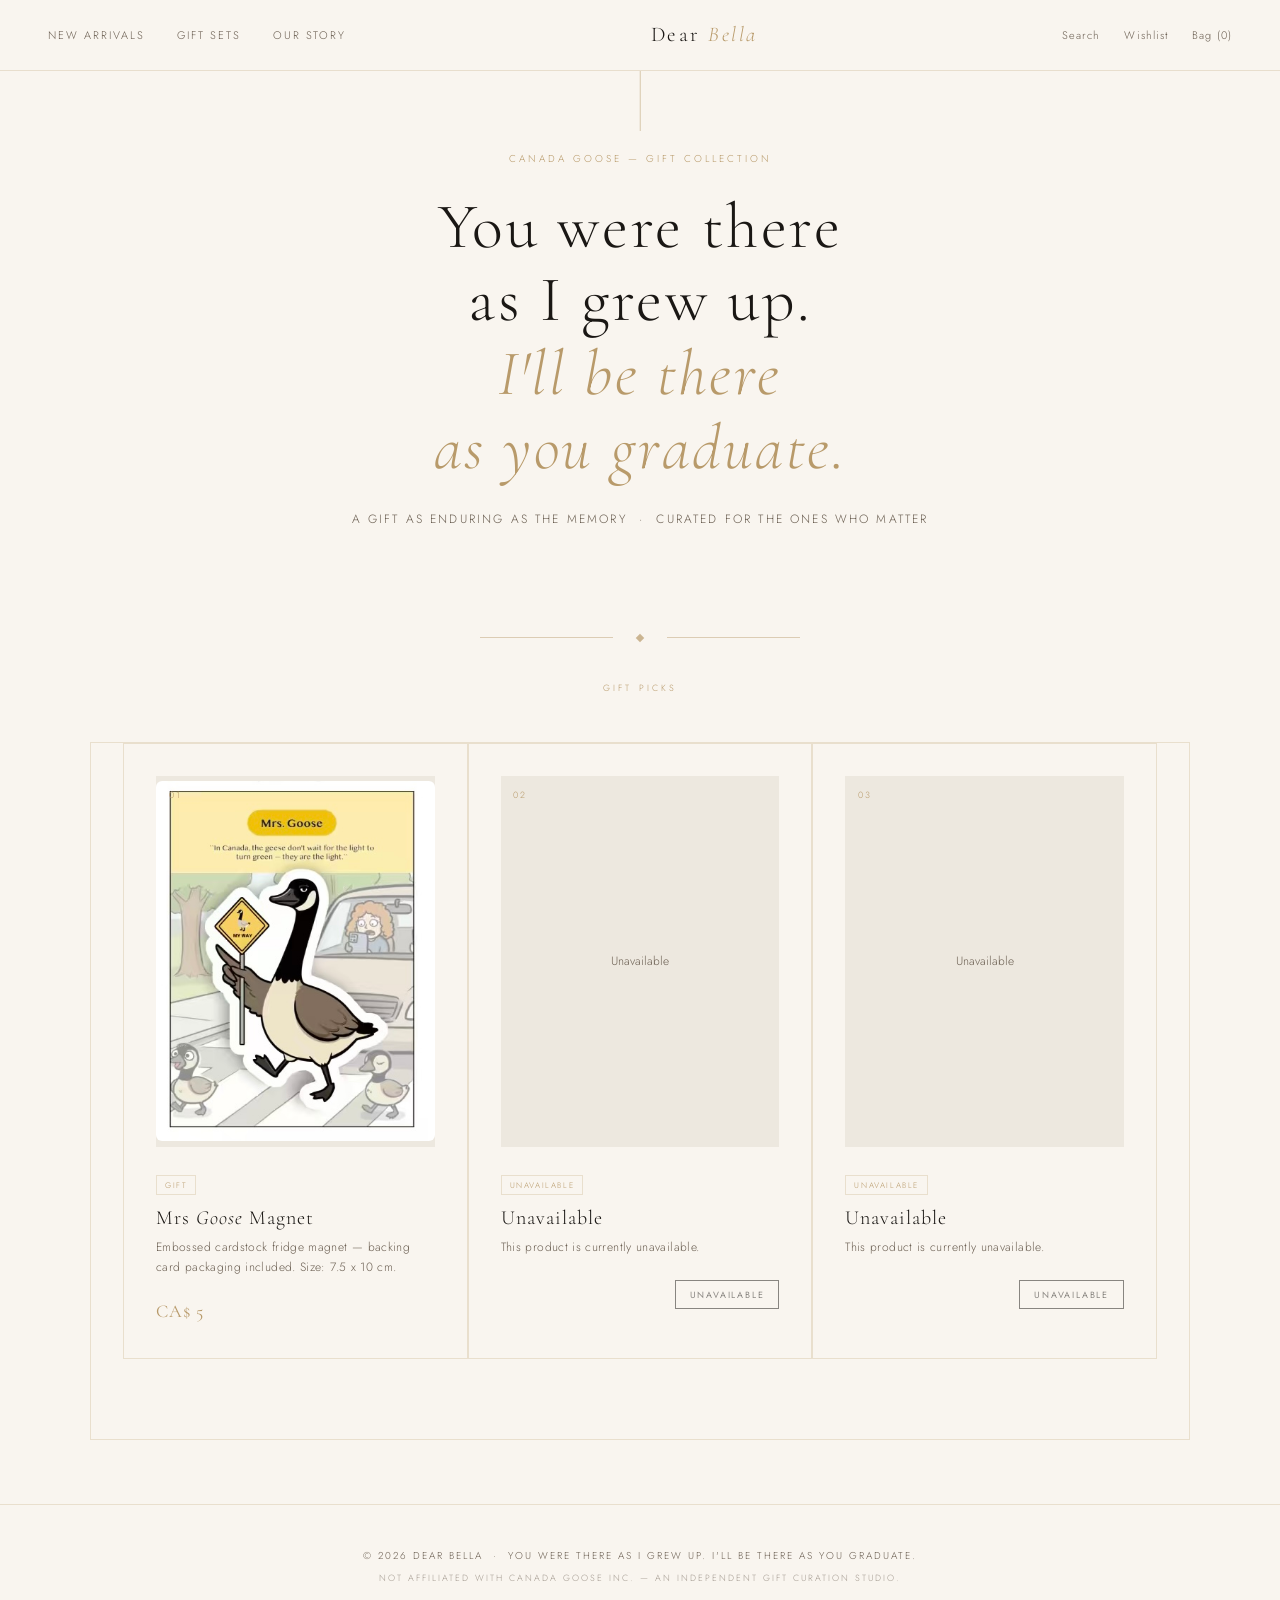
<file: index.html>
<!DOCTYPE html>
<html lang="en">
<head>
<meta charset="utf-8">
<meta name="viewport" content="width=device-width,initial-scale=1">
<title>Dear Bella — Graduation Gifts</title>
<link href="https://fonts.googleapis.com/css2?family=Cormorant+Garamond:ital,wght@0,300;0,400;1,300;1,400&family=Jost:wght@200;300;400&display=swap" rel="stylesheet">
<style>
  *, *::before, *::after { box-sizing: border-box; margin: 0; padding: 0; }
  :root {
    --gold: #B89A6A;
    --cream: #F9F5EF;
    --dark: #1A1714;
    --mid: #6B5F52;
    --border: rgba(184,154,106,0.25);
    --bg2: #F0EBE1;
  }
  body { background: var(--cream); color: var(--dark); font-family: 'Jost', sans-serif; font-weight: 300; min-height: 100vh; }

  /* ── PAGE TRANSITIONS ── */
  .page { display: none; animation: fadeUp 0.55s ease both; }
  .page.active { display: block; }
  @keyframes fadeUp { from { opacity: 0; transform: translateY(18px); } to { opacity: 1; transform: translateY(0); } }

  /* ── NAV ── */
  .nav { display: flex; justify-content: space-between; align-items: center; padding: 1.4rem 3rem; border-bottom: 0.5px solid var(--border); position: sticky; top: 0; background: rgba(249,245,239,0.95); backdrop-filter: blur(8px); z-index: 100; }
  .nav-logo { font-family: 'Cormorant Garamond', serif; font-size: 21px; font-weight: 300; letter-spacing: 0.12em; cursor: pointer; }
  .nav-logo em { font-style: italic; color: var(--gold); }
  .nav-links { display: flex; gap: 2rem; font-size: 11px; letter-spacing: 0.18em; text-transform: uppercase; color: var(--mid); }
  .nav-links a { text-decoration: none; color: inherit; cursor: pointer; transition: color 0.2s; }
  .nav-links a:hover { color: var(--gold); }
  .nav-back { font-size: 10px; letter-spacing: 0.2em; text-transform: uppercase; color: var(--mid); cursor: pointer; display: flex; align-items: center; gap: 6px; transition: color 0.2s; }
  .nav-back:hover { color: var(--gold); }
  .nav-back::before { content: '←'; font-size: 13px; }
  .nav-icons { display: flex; gap: 1.5rem; color: var(--mid); font-size: 11px; letter-spacing: 0.1em; cursor: pointer; }
  .nav-icons span:hover { color: var(--gold); }
  .nav-bag { font-size: 10px; letter-spacing: 0.15em; color: var(--mid); cursor: pointer; }
  .nav-bag:hover { color: var(--gold); }

  /* ── BREADCRUMB ── */
  .breadcrumb { padding: 0.9rem 3rem; font-size: 10px; letter-spacing: 0.15em; text-transform: uppercase; color: var(--mid); border-bottom: 0.5px solid var(--border); }
  .breadcrumb span { color: var(--gold); }
  .breadcrumb a { color: var(--mid); cursor: pointer; text-decoration: none; }
  .breadcrumb a:hover { color: var(--gold); }

  /* ── HERO ── */
  .hero { text-align: center; padding: 5rem 2rem 4rem; position: relative; }
  .hero::before { content: ''; position: absolute; left: 50%; top: 0; transform: translateX(-50%); width: 0.5px; height: 60px; background: var(--gold); opacity: 0.5; }
  .hero-eyebrow { font-size: 10px; letter-spacing: 0.3em; text-transform: uppercase; color: var(--gold); margin-bottom: 1.5rem; }
  .hero-title { font-family: 'Cormorant Garamond', serif; font-size: clamp(36px, 5.5vw, 64px); font-weight: 300; line-height: 1.15; letter-spacing: 0.04em; color: var(--dark); margin-bottom: 1.4rem; }
  .hero-title em { font-style: italic; color: var(--gold); }
  .hero-sub { font-size: 12px; letter-spacing: 0.18em; color: var(--mid); text-transform: uppercase; line-height: 2; }

  /* ── ORNAMENT ── */
  .ornament { display: flex; align-items: center; gap: 1.5rem; justify-content: center; margin: 2.5rem auto; max-width: 320px; }
  .ornament::before, .ornament::after { content: ''; flex: 1; height: 0.5px; background: var(--gold); opacity: 0.45; }
  .ornament-diamond { width: 6px; height: 6px; background: var(--gold); transform: rotate(45deg); opacity: 0.7; }

  .section-label { text-align: center; font-size: 9px; letter-spacing: 0.35em; text-transform: uppercase; color: var(--gold); margin-bottom: 3rem; }

  /* ── PRODUCT GRID ── */
  .products { display: grid; grid-template-columns: repeat(3, 1fr); gap: 0; max-width: 1100px; margin: 0 auto; padding: 0 2rem 5rem; border: 0.5px solid var(--border); }
  .product { padding: 2rem; border: 0.5px solid var(--border); position: relative; transition: background 0.3s; cursor: pointer; }
  .product:hover { background: rgba(184,154,106,0.04); }
  .product:hover .product-img-inner { transform: scale(1.03); }
  .product:hover .btn-buy { opacity: 1; transform: translateY(0); }
  .product-img-wrap { overflow: hidden; aspect-ratio: 3/4; margin-bottom: 1.5rem; background: #EDE8DF; position: relative; }
  .product-img-inner { width: 100%; height: 100%; transition: transform 0.6s cubic-bezier(0.25,0.46,0.45,0.94); display: flex; align-items: center; justify-content: center; }
  .product-num { position: absolute; top: 0.8rem; left: 0.8rem; font-size: 9px; letter-spacing: 0.2em; color: var(--gold); }
  .product-name { font-family: 'Cormorant Garamond', serif; font-size: 20px; font-weight: 300; letter-spacing: 0.05em; color: var(--dark); margin-bottom: 0.4rem; }
  .product-name em { font-style: italic; }
  .product-tag { display: inline-block; font-size: 8px; letter-spacing: 0.2em; text-transform: uppercase; color: var(--gold); border: 0.5px solid var(--border); padding: 3px 8px; margin-bottom: 0.7rem; }
  .product-excerpt { font-size: 12px; line-height: 1.7; color: var(--mid); letter-spacing: 0.03em; margin-bottom: 1.2rem; }
  .product-footer { display: flex; align-items: center; justify-content: space-between; }
  .price-tag { font-family: 'Cormorant Garamond', serif; font-size: 18px; font-weight: 400; color: var(--gold); letter-spacing: 0.05em; }
  .btn-buy { font-size: 9px; letter-spacing: 0.2em; text-transform: uppercase; color: var(--dark); border: 0.5px solid var(--dark); padding: 7px 14px; cursor: pointer; background: none; font-family: 'Jost', sans-serif; opacity: 0; transform: translateY(4px); transition: opacity 0.25s, transform 0.25s, background 0.2s, color 0.2s; }
  .btn-buy:hover { background: var(--dark); color: var(--cream); }

  /* ── DETAIL: LAYOUT ── */
  .product-layout { display: grid; grid-template-columns: 1fr 1fr; max-width: 1100px; margin: 0 auto; padding: 0 2rem; gap: 0; }

  /* ── DETAIL: GALLERY ── */
  .gallery { padding: 3rem 2rem 3rem 0; border-right: 0.5px solid var(--border); }
  .gallery-main { background: var(--bg2); aspect-ratio: 3/4; display: flex; align-items: center; justify-content: center; margin-bottom: 1rem; position: relative; overflow: hidden; }
  .gallery-main-inner { transition: transform 0.5s cubic-bezier(0.25,0.46,0.45,0.94); }
  .gallery-main:hover .gallery-main-inner { transform: scale(1.04); }
  .gallery-tag { position: absolute; top: 1.2rem; right: 1.2rem; font-size: 8px; letter-spacing: 0.2em; text-transform: uppercase; background: var(--dark); color: var(--cream); padding: 5px 10px; }
  .gallery-thumbs { display: grid; grid-template-columns: repeat(3, 1fr); gap: 8px; }
  .thumb { background: var(--bg2); aspect-ratio: 1; display: flex; align-items: center; justify-content: center; cursor: pointer; border: 0.5px solid transparent; transition: border-color 0.2s; }
  .thumb:hover, .thumb.active { border-color: var(--gold); }
  .thumb svg { opacity: 0.25; width: 38px; height: 38px; }

  /* ── DETAIL: INFO ── */
  .product-info { padding: 3rem 0 3rem 3rem; }
  .info-eyebrow { font-size: 9px; letter-spacing: 0.3em; text-transform: uppercase; color: var(--gold); margin-bottom: 0.8rem; }
  .info-title { font-family: 'Cormorant Garamond', serif; font-size: 38px; font-weight: 300; line-height: 1.1; letter-spacing: 0.03em; margin-bottom: 0.4rem; }
  .info-title em { font-style: italic; color: var(--gold); }
  .info-subtitle { font-size: 12px; letter-spacing: 0.12em; text-transform: uppercase; color: var(--mid); margin-bottom: 2rem; }
  .divider { height: 0.5px; background: var(--border); margin: 1.5rem 0; }
  .price-row { display: flex; align-items: baseline; gap: 1rem; margin-bottom: 2rem; }
  .price-main { font-family: 'Cormorant Garamond', serif; font-size: 32px; color: var(--gold); letter-spacing: 0.05em; }
  .price-note { font-size: 10px; letter-spacing: 0.1em; color: var(--mid); text-transform: uppercase; }

  .option-label { font-size: 9px; letter-spacing: 0.25em; text-transform: uppercase; color: var(--mid); margin-bottom: 0.8rem; }
  .color-row { display: flex; gap: 10px; margin-bottom: 1.8rem; }
  .color-swatch { width: 28px; height: 28px; border-radius: 50%; cursor: pointer; border: 1.5px solid transparent; transition: border-color 0.2s; position: relative; }
  .color-swatch.active { border-color: var(--gold); }
  .color-swatch::after { content: ''; position: absolute; inset: 3px; border-radius: 50%; background: inherit; }
  .c1 { background: #1A1714; } .c2 { background: #3B3028; } .c3 { background: #6B5F52; } .c4 { background: #C4A882; }
  .c5 { background: #2B2B2B; } .c6 { background: #8B7355; } .c7 { background: #D4B896; }
  .c8 { background: #1A1714; } .c9 { background: #E8DDD0; }

  .size-row { display: flex; gap: 8px; margin-bottom: 2rem; flex-wrap: wrap; }
  .size-btn { font-size: 10px; letter-spacing: 0.12em; padding: 8px 14px; border: 0.5px solid var(--border); cursor: pointer; color: var(--mid); background: none; transition: all 0.2s; font-family: 'Jost', sans-serif; }
  .size-btn:hover { border-color: var(--gold); color: var(--dark); }
  .size-btn.active { background: var(--dark); color: var(--cream); border-color: var(--dark); }

  .qty-row { display: flex; align-items: center; gap: 0; margin-bottom: 2rem; }
  .qty-btn { width: 36px; height: 36px; border: 0.5px solid var(--border); background: none; font-size: 16px; color: var(--mid); cursor: pointer; font-family: 'Jost', sans-serif; display: flex; align-items: center; justify-content: center; transition: all 0.2s; }
  .qty-btn:hover { border-color: var(--gold); color: var(--dark); }
  .qty-val { width: 48px; height: 36px; border-top: 0.5px solid var(--border); border-bottom: 0.5px solid var(--border); display: flex; align-items: center; justify-content: center; font-size: 13px; letter-spacing: 0.1em; color: var(--dark); }

  .engrave-wrap { margin-bottom: 2rem; }
  .engrave-input { width: 100%; border: 0.5px solid var(--border); background: none; padding: 12px 14px; font-family: 'Jost', sans-serif; font-size: 12px; letter-spacing: 0.05em; color: var(--dark); outline: none; transition: border-color 0.2s; }
  .engrave-input::placeholder { color: var(--mid); }
  .engrave-input:focus { border-color: var(--gold); }
  .engrave-hint { font-size: 9px; letter-spacing: 0.12em; color: var(--mid); margin-top: 6px; }

  .btn-add { width: 100%; padding: 16px; background: var(--dark); color: var(--cream); font-family: 'Jost', sans-serif; font-size: 10px; letter-spacing: 0.3em; text-transform: uppercase; border: none; cursor: pointer; transition: background 0.25s; margin-bottom: 10px; }
  .btn-add:hover { background: #2e2720; }
  .btn-wishlist { width: 100%; padding: 14px; background: none; color: var(--mid); font-family: 'Jost', sans-serif; font-size: 10px; letter-spacing: 0.25em; text-transform: uppercase; border: 0.5px solid var(--border); cursor: pointer; transition: all 0.2s; }
  .btn-wishlist:hover { border-color: var(--gold); color: var(--gold); }

  .features { margin-top: 2.5rem; }
  .feature-row { display: flex; align-items: flex-start; gap: 14px; padding: 1rem 0; border-bottom: 0.5px solid var(--border); }
  .feature-row:first-child { border-top: 0.5px solid var(--border); }
  .feature-icon { width: 18px; height: 18px; flex-shrink: 0; margin-top: 2px; opacity: 0.55; }
  .feature-text strong { display: block; font-size: 11px; letter-spacing: 0.1em; text-transform: uppercase; color: var(--dark); font-weight: 400; margin-bottom: 2px; }
  .feature-text span { font-size: 11px; color: var(--mid); line-height: 1.6; }

  /* ── GIFT BANNER ── */
  .gift-banner { background: var(--bg2); border: 0.5px solid var(--border); border-top: none; padding: 1.5rem 2rem; max-width: 1100px; margin: 0 auto; display: flex; align-items: center; gap: 1.5rem; }
  .gift-banner-text strong { display: block; font-size: 11px; letter-spacing: 0.15em; text-transform: uppercase; color: var(--dark); font-weight: 400; margin-bottom: 4px; }
  .gift-banner-text span { font-size: 11px; color: var(--mid); line-height: 1.6; }
  .gift-icon { flex-shrink: 0; opacity: 0.5; }

  /* ── ACCORDION ── */
  .accord { border-top: 0.5px solid var(--border); max-width: 1100px; margin: 0 auto; padding: 0 2rem 4rem; }
  .accord-item { border-bottom: 0.5px solid var(--border); }
  .accord-head { display: flex; justify-content: space-between; align-items: center; padding: 1.2rem 0; cursor: pointer; font-size: 10px; letter-spacing: 0.25em; text-transform: uppercase; color: var(--dark); user-select: none; }
  .accord-head:hover { color: var(--gold); }
  .accord-toggle { font-size: 20px; color: var(--gold); font-weight: 200; line-height: 1; transition: transform 0.25s; }
  .accord-body { font-size: 12px; line-height: 1.9; color: var(--mid); padding-bottom: 1.4rem; letter-spacing: 0.03em; display: none; }
  .accord-body.open { display: block; }
  .accord-body ul { padding-left: 1.2rem; }
  .accord-body li { margin-bottom: 4px; }

  /* ── FOOTER ── */
  .site-footer { text-align: center; padding: 2.5rem; border-top: 0.5px solid var(--border); margin-top: 4rem; font-size: 10px; letter-spacing: 0.2em; text-transform: uppercase; color: var(--mid); line-height: 2.2; }

  /* ── GOOSE WRAP ── */
  .goose-wrap { width: 100%; height: 100%; display: flex; align-items: center; justify-content: center; }
</style>
</head>
<body>

<!-- ════════════════════════════════════
     PAGE 0 · HOMEPAGE
════════════════════════════════════ -->
<div id="page-home" class="page active">
  <nav class="nav">
    <div class="nav-links">
      <a onclick="showPage('page-home')">New Arrivals</a>
      <a onclick="showPage('page-home')">Gift Sets</a>
      <a onclick="showPage('page-home')">Our Story</a>
    </div>
    <div class="nav-logo" onclick="showPage('page-home')">Dear <em>Bella</em></div>
    <div class="nav-icons">
      <span>Search</span>
      <span>Wishlist</span>
      <span>Bag (0)</span>
    </div>
  </nav>

  <main>
    <section class="hero">
      <p class="hero-eyebrow">Canada Goose — Gift Collection</p>
      <h1 class="hero-title">You were there<br>as I grew up.<br><em>I'll be there<br>as you graduate.</em></h1>
      <p class="hero-sub">A gift as enduring as the memory &nbsp;·&nbsp; Curated for the ones who matter</p>
    </section>

    <div class="ornament"><div class="ornament-diamond"></div></div>
    <p class="section-label">Gift Picks</p>

    <section class="products">

      <!-- PRODUCT 01 -->
      <article class="product" onclick="window.location.href='dear_bella_product_detail.html'">
        <div class="product-img-wrap">
          <span class="product-num">01</span>
          <div class="product-img-inner">
            <div class="goose-wrap">
              <img src="16.jpg" alt="Mrs Goose Magnet" style="width:100%;height:auto;border-radius:6px;" />
            </div>
          </div>
        </div>
        <span class="product-tag">Gift</span>
        <h2 class="product-name">Mrs <em>Goose</em> Magnet</h2>
        <p class="product-excerpt">Embossed cardstock fridge magnet — backing card packaging included. Size: 7.5 x 10 cm.</p>
        <div class="product-footer">
          <span class="price-tag">CA$ 5</span>
          <button class="btn-buy" onclick="window.location.href='dear_bella_product_detail.html'">View Details</button>
        </div>
      </article>

      <!-- PRODUCT 02 -->
      <article class="product">
        <div class="product-img-wrap">
          <span class="product-num">02</span>
          <div class="product-img-inner">
            <div class="goose-wrap">
              <div style="width:100%;height:100%;display:flex;align-items:center;justify-content:center;color:var(--mid);font-size:12px;">Unavailable</div>
            </div>
          </div>
        </div>
        <span class="product-tag">Unavailable</span>
        <h2 class="product-name">Unavailable</h2>
        <p class="product-excerpt">This product is currently unavailable.</p>
        <div class="product-footer">
          <span class="price-tag"></span>
          <button class="btn-buy" disabled style="opacity:0.5;cursor:not-allowed">Unavailable</button>
        </div>
      </article>

      <!-- PRODUCT 03 -->
      <article class="product">
        <div class="product-img-wrap">
          <span class="product-num">03</span>
          <div class="product-img-inner">
            <div class="goose-wrap">
              <div style="width:100%;height:100%;display:flex;align-items:center;justify-content:center;color:var(--mid);font-size:12px;">Unavailable</div>
            </div>
          </div>
        </div>
        <span class="product-tag">Unavailable</span>
        <h2 class="product-name">Unavailable</h2>
        <p class="product-excerpt">This product is currently unavailable.</p>
        <div class="product-footer">
          <span class="price-tag"></span>
          <button class="btn-buy" disabled style="opacity:0.5;cursor:not-allowed">Unavailable</button>
        </div>
      </article>

    </section>
  </main>

  <footer class="site-footer">
    © 2026 Dear Bella &nbsp;·&nbsp; You were there as I grew up. I'll be there as you graduate.<br>
    <span style="font-size:9px;opacity:0.6;">Not affiliated with Canada Goose Inc. — an independent gift curation studio.</span>
  </footer>
</div>


<!-- ════════════════════════════════════
     PAGE 1 · Mrs. Goose
════════════════════════════════════ -->
<div id="page-p1" class="page">
  <nav class="nav">
    <span class="nav-back" onclick="showPage('page-home')">All Gifts</span>
    <div class="nav-logo" onclick="showPage('page-home')">Dear <em>Bella</em></div>
    <span class="nav-bag">Bag (0)</span>
  </nav>
  <div class="breadcrumb">
    <a onclick="showPage('page-home')">Gift Sets</a> &nbsp;/&nbsp; Graduation &nbsp;/&nbsp; <span>Mrs. Goose</span>
  </div>

  <div class="product-layout">
    <div class="gallery">
      <div class="gallery-main">
        <span class="gallery-tag">Graduation Edition</span>
        <div class="gallery-main-inner">
          <svg width="200" height="260" viewBox="0 0 200 260" fill="none">
            <path d="M60 80 C38 90 26 120 26 180 L174 180 C174 120 162 90 140 80 L124 72 C116 110 84 110 76 72 Z" stroke="#B89A6A" stroke-width="1.5" fill="rgba(184,154,106,0.09)"/>
            <path d="M76 72 C72 38 128 38 124 72" stroke="#B89A6A" stroke-width="1.5" fill="rgba(184,154,106,0.06)"/>
            <path d="M74 72 C80 58 120 58 126 72" stroke="#B89A6A" stroke-width="1" stroke-dasharray="3 3" fill="none"/>
            <line x1="100" y1="80" x2="100" y2="178" stroke="#B89A6A" stroke-width="0.8" stroke-dasharray="4 4" opacity="0.6"/>
            <circle cx="78" cy="112" r="9" stroke="#B89A6A" stroke-width="1" fill="rgba(184,154,106,0.08)"/>
            <path d="M75 112 L78 105 L81 112 L78 119 Z" stroke="#B89A6A" stroke-width="0.7" fill="none"/>
            <rect x="34" y="140" width="36" height="24" rx="2" stroke="#B89A6A" stroke-width="0.8" fill="rgba(184,154,106,0.06)"/>
            <rect x="130" y="140" width="36" height="24" rx="2" stroke="#B89A6A" stroke-width="0.8" fill="rgba(184,154,106,0.06)"/>
            <rect x="26" y="178" width="148" height="10" rx="1" stroke="#B89A6A" stroke-width="0.8" fill="rgba(184,154,106,0.1)"/>
            <rect x="126" y="20" width="44" height="8" rx="1" stroke="#B89A6A" stroke-width="1" fill="rgba(184,154,106,0.12)"/>
            <polygon points="148,10 118,28 178,28" stroke="#B89A6A" stroke-width="1" fill="rgba(184,154,106,0.08)"/>
            <line x1="178" y1="24" x2="184" y2="38" stroke="#B89A6A" stroke-width="1"/>
            <circle cx="184" cy="40" r="3" fill="#B89A6A" opacity="0.5"/>
          </svg>
        </div>
      </div>
      <div class="gallery-thumbs">
        <div class="thumb active"><svg viewBox="0 0 80 80" fill="none"><path d="M25 35 C18 38 14 50 14 65 L66 65 C66 50 62 38 55 35 L50 32 C48 42 32 42 30 32Z" stroke="#B89A6A" stroke-width="1" fill="none"/></svg></div>
        <div class="thumb"><svg viewBox="0 0 80 80" fill="none"><circle cx="40" cy="40" r="18" stroke="#B89A6A" stroke-width="1" fill="none"/><path d="M34 40 L40 30 L46 40 L40 50Z" stroke="#B89A6A" stroke-width="0.8" fill="none"/></svg></div>
        <div class="thumb"><svg viewBox="0 0 80 80" fill="none"><rect x="18" y="24" width="44" height="32" rx="2" stroke="#B89A6A" stroke-width="1" fill="none"/><line x1="18" y1="36" x2="62" y2="36" stroke="#B89A6A" stroke-width="0.6"/><line x1="18" y1="46" x2="62" y2="46" stroke="#B89A6A" stroke-width="0.6"/></svg></div>
      </div>
    </div>

    <div class="product-info">
      <p class="info-eyebrow">Canada Goose — Graduation Gift</p>
      <h1 class="info-title">The <em>Expedition</em><br>Parka</h1>
      <p class="info-subtitle">Arctic-Programme Down · Fur-Trim Hood</p>
      <div class="divider"></div>
      <div class="price-row">
        <span class="price-main">CA$ 1,250</span>
        <span class="price-note">Free gift wrapping included</span>
      </div>

      <p class="option-label">Colour — <span style="color:var(--dark)">Black</span></p>
      <div class="color-row">
        <div class="color-swatch c1 active" title="Black"></div>
        <div class="color-swatch c2" title="Espresso"></div>
        <div class="color-swatch c3" title="Caribou"></div>
        <div class="color-swatch c4" title="Tan"></div>
      </div>

      <p class="option-label">Size</p>
      <div class="size-row">
        <button class="size-btn">XS</button>
        <button class="size-btn active">S</button>
        <button class="size-btn">M</button>
        <button class="size-btn">L</button>
        <button class="size-btn">XL</button>
      </div>

      <p class="option-label">Quantity</p>
      <div class="qty-row" style="margin-bottom:2rem">
        <button class="qty-btn" onclick="changeQty('q1',-1)">−</button>
        <div class="qty-val" id="q1">1</div>
        <button class="qty-btn" onclick="changeQty('q1',1)">+</button>
      </div>

      <p class="option-label">Personalised Engraving <span style="color:var(--gold)">— Optional</span></p>
      <div class="engrave-wrap">
        <input class="engrave-input" type="text" maxlength="30" placeholder="e.g. You grew up. Now fly. — Class of 2026">
        <p class="engrave-hint">Up to 30 characters · Engraved on the interior label</p>
      </div>

      <button class="btn-add">Add to Bag — Gift Wrap Included</button>
      <button class="btn-wishlist">♡ &nbsp; Save to Wishlist</button>

      <div class="features">
        <div class="feature-row">
          <svg class="feature-icon" viewBox="0 0 18 18" fill="none"><path d="M9 2C5 2 2 5 2 9s3 7 7 7 7-3 7-7-3-7-7-7zm0 3v4l3 2" stroke="#B89A6A" stroke-width="1" stroke-linecap="round"/></svg>
          <div class="feature-text"><strong>Ships in 2–3 business days</strong><span>Expedited shipping available at checkout</span></div>
        </div>
        <div class="feature-row">
          <svg class="feature-icon" viewBox="0 0 18 18" fill="none"><rect x="2" y="4" width="14" height="10" rx="1.5" stroke="#B89A6A" stroke-width="1"/><path d="M5 8h8M5 11h5" stroke="#B89A6A" stroke-width="1" stroke-linecap="round"/></svg>
          <div class="feature-text"><strong>Handwritten gift card</strong><span>Add your personal message at checkout</span></div>
        </div>
        <div class="feature-row">
          <svg class="feature-icon" viewBox="0 0 18 18" fill="none"><path d="M9 2l1.8 3.6L15 6.6l-3 2.9.7 4.1L9 11.5l-3.7 2.1.7-4.1-3-2.9 4.2-.9z" stroke="#B89A6A" stroke-width="1" stroke-linejoin="round"/></svg>
          <div class="feature-text"><strong>Authenticity guaranteed</strong><span>Sourced from authorised Canada Goose retailers</span></div>
        </div>
      </div>
    </div>
  </div>

  <div class="gift-banner">
    <svg class="gift-icon" width="36" height="36" viewBox="0 0 36 36" fill="none"><rect x="4" y="16" width="28" height="4" rx="1" stroke="#B89A6A" stroke-width="1"/><rect x="6" y="20" width="24" height="12" rx="1" stroke="#B89A6A" stroke-width="1"/><path d="M18 16 C16 10 8 8 10 14 C11 17 16 16 18 16Z" stroke="#B89A6A" stroke-width="0.8" fill="none"/><path d="M18 16 C20 10 28 8 26 14 C25 17 20 16 18 16Z" stroke="#B89A6A" stroke-width="0.8" fill="none"/><line x1="18" y1="16" x2="18" y2="32" stroke="#B89A6A" stroke-width="0.7"/><line x1="6" y1="22" x2="30" y2="22" stroke="#B89A6A" stroke-width="0.7"/></svg>
    <div class="gift-banner-text">
      <strong>You were there as I grew up. I'll be there as you graduate.</strong>
      <span>Every order arrives in our signature Dear Bella gift box with a hand-tied ribbon — no extra charge.</span>
    </div>
  </div>

  <div class="accord">
    <div class="accord-item">
      <div class="accord-head" onclick="toggleAccord(this)">Product Details <span class="accord-toggle">+</span></div>
      <div class="accord-body"><ul><li>Arctic-Programme 625-fill-power white duck down</li><li>Coyote fur-trimmed, removable hood</li><li>Arctic-Tech® shell — 85% polyester, 15% cotton</li><li>Interior storm cuffs, rib-knit hem</li><li>5 exterior pockets, 2 interior pockets</li><li>Embroidered Canada Goose disc logo at chest</li></ul></div>
    </div>
    <div class="accord-item">
      <div class="accord-head" onclick="toggleAccord(this)">The Gift Story <span class="accord-toggle">+</span></div>
      <div class="accord-body">A</div>
    </div>
    <div class="accord-item">
      <div class="accord-head" onclick="toggleAccord(this)">Shipping & Returns <span class="accord-toggle">+</span></div>
      <div class="accord-body"><ul><li>Standard: 2–3 business days (Canada & US)</li><li>Express: next business day available</li><li>Free returns within 30 days</li><li>Gift receipts included — no prices shown</li></ul></div>
    </div>
    <div class="accord-item">
      <div class="accord-head" onclick="toggleAccord(this)">Personalisation Guide <span class="accord-toggle">+</span></div>
      <div class="accord-body">Engravings appear on the interior satin label in a fine serif typeface. Up to 30 characters. Allow 1–2 extra days for personalised orders.</div>
    </div>
  </div>

  <footer class="site-footer">© 2026 Dear Bella &nbsp;·&nbsp; You were there as I grew up. I'll be there as you graduate.</footer>
</div>


<!-- ════════════════════════════════════
     PAGE 2 · THE GRADUATION GIFT BOX
════════════════════════════════════ -->
<div id="page-p2" class="page">
  <nav class="nav">
    <span class="nav-back" onclick="showPage('page-home')">All Gifts</span>
    <div class="nav-logo" onclick="showPage('page-home')">Dear <em>Bella</em></div>
    <span class="nav-bag">Bag (0)</span>
  </nav>
  <div class="breadcrumb">
    <a onclick="showPage('page-home')">Gift Sets</a> &nbsp;/&nbsp; Graduation &nbsp;/&nbsp; <span>The Graduation Gift Box</span>
  </div>

  <div class="product-layout">
    <div class="gallery">
      <div class="gallery-main">
        <span class="gallery-tag">Ready to Gift</span>
        <div class="gallery-main-inner">
          <svg width="200" height="260" viewBox="0 0 200 260" fill="none">
            <rect x="40" y="120" width="120" height="90" rx="2" stroke="#B89A6A" stroke-width="1.5" fill="rgba(184,154,106,0.07)"/>
            <rect x="32" y="96" width="136" height="30" rx="2" stroke="#B89A6A" stroke-width="1.5" fill="rgba(184,154,106,0.1)"/>
            <rect x="90" y="96" width="20" height="114" fill="rgba(184,154,106,0.13)" stroke="#B89A6A" stroke-width="0.8"/>
            <rect x="32" y="106" width="136" height="10" fill="rgba(184,154,106,0.13)" stroke="#B89A6A" stroke-width="0.8"/>
            <path d="M100 96 C88 68 56 60 60 80 C63 94 92 93 100 96Z" stroke="#B89A6A" stroke-width="1" fill="rgba(184,154,106,0.09)"/>
            <path d="M100 96 C112 68 144 60 140 80 C137 94 108 93 100 96Z" stroke="#B89A6A" stroke-width="1" fill="rgba(184,154,106,0.09)"/>
            <ellipse cx="100" cy="96" rx="7" ry="6" stroke="#B89A6A" stroke-width="1" fill="rgba(184,154,106,0.18)"/>
            <circle cx="100" cy="162" r="18" stroke="#B89A6A" stroke-width="1" fill="none"/>
            <path d="M93 162 L100 146 L107 162 L100 178 Z" stroke="#B89A6A" stroke-width="0.8" fill="none"/>
            <text x="44" y="56" font-size="12" fill="#B89A6A" opacity="0.35" font-family="serif">✦</text>
            <text x="158" y="70" font-size="9" fill="#B89A6A" opacity="0.25" font-family="serif">✦</text>
            <text x="28" y="190" font-size="7" fill="#B89A6A" opacity="0.2" font-family="serif">✦</text>
          </svg>
        </div>
      </div>
      <div class="gallery-thumbs">
        <div class="thumb active"><svg viewBox="0 0 80 80" fill="none"><rect x="18" y="28" width="44" height="34" rx="1" stroke="#B89A6A" stroke-width="1" fill="none"/><rect x="14" y="20" width="52" height="12" rx="1" stroke="#B89A6A" stroke-width="1" fill="none"/></svg></div>
        <div class="thumb"><svg viewBox="0 0 80 80" fill="none"><path d="M40 40 C32 25 18 22 20 33 C21 40 36 39 40 40Z" stroke="#B89A6A" stroke-width="0.8" fill="none"/><path d="M40 40 C48 25 62 22 60 33 C59 40 44 39 40 40Z" stroke="#B89A6A" stroke-width="0.8" fill="none"/></svg></div>
        <div class="thumb"><svg viewBox="0 0 80 80" fill="none"><circle cx="40" cy="44" r="14" stroke="#B89A6A" stroke-width="1" fill="none"/><path d="M34 44 L40 32 L46 44 L40 56 Z" stroke="#B89A6A" stroke-width="0.7" fill="none"/></svg></div>
      </div>
    </div>

    <div class="product-info">
      <p class="info-eyebrow">Canada Goose — Gift Set</p>
      <h1 class="info-title">The <em>Graduation</em><br>Gift Box</h1>
      <p class="info-subtitle">Toque · Gloves · Keychain · Gift Card</p>
      <div class="divider"></div>
      <div class="price-row">
        <span class="price-main">CA$ 480</span>
        <span class="price-note">Complete set · No assembly needed</span>
      </div>

      <p class="option-label">Box Theme</p>
      <div class="size-row">
        <button class="size-btn active">Classic Black</button>
        <button class="size-btn">Winter White</button>
        <button class="size-btn">Midnight Navy</button>
      </div>

      <p class="option-label">Ribbon Colour</p>
      <div class="color-row">
        <div class="color-swatch c8 active" title="Black"></div>
        <div class="color-swatch c4" title="Gold"></div>
        <div class="color-swatch c9" title="Ivory"></div>
      </div>

      <p class="option-label">Quantity</p>
      <div class="qty-row" style="margin-bottom:2rem">
        <button class="qty-btn" onclick="changeQty('q2',-1)">−</button>
        <div class="qty-val" id="q2">1</div>
        <button class="qty-btn" onclick="changeQty('q2',1)">+</button>
      </div>

      <p class="option-label">Gift Card Message <span style="color:var(--gold)">— Optional</span></p>
      <div class="engrave-wrap">
        <input class="engrave-input" type="text" maxlength="80" placeholder="e.g. So proud of everything you've become. Congratulations.">
        <p class="engrave-hint">Up to 80 characters · Handwritten on premium card stock</p>
      </div>

      <button class="btn-add">Add to Bag — Ships Gift-Ready</button>
      <button class="btn-wishlist">♡ &nbsp; Save to Wishlist</button>

      <div class="features">
        <div class="feature-row">
          <svg class="feature-icon" viewBox="0 0 18 18" fill="none"><rect x="2" y="5" width="14" height="10" rx="1.5" stroke="#B89A6A" stroke-width="1"/><path d="M5 9h8" stroke="#B89A6A" stroke-width="1" stroke-linecap="round"/><path d="M6 3l2 2 4-4" stroke="#B89A6A" stroke-width="1" stroke-linecap="round" stroke-linejoin="round"/></svg>
          <div class="feature-text"><strong>Everything included</strong><span>Toque, gloves, keychain, gift card &amp; ribbon — fully assembled</span></div>
        </div>
        <div class="feature-row">
          <svg class="feature-icon" viewBox="0 0 18 18" fill="none"><path d="M9 2C5 2 2 5 2 9s3 7 7 7 7-3 7-7-3-7-7-7zm0 3v4l3 2" stroke="#B89A6A" stroke-width="1" stroke-linecap="round"/></svg>
          <div class="feature-text"><strong>Ships in 1–2 business days</strong><span>Express next-day delivery available</span></div>
        </div>
        <div class="feature-row">
          <svg class="feature-icon" viewBox="0 0 18 18" fill="none"><path d="M9 2l1.8 3.6L15 6.6l-3 2.9.7 4.1L9 11.5l-3.7 2.1.7-4.1-3-2.9 4.2-.9z" stroke="#B89A6A" stroke-width="1" stroke-linejoin="round"/></svg>
          <div class="feature-text"><strong>Authenticity guaranteed</strong><span>Every accessory is genuine Canada Goose</span></div>
        </div>
      </div>
    </div>
  </div>

  <div class="gift-banner">
    <svg class="gift-icon" width="36" height="36" viewBox="0 0 36 36" fill="none"><rect x="4" y="16" width="28" height="4" rx="1" stroke="#B89A6A" stroke-width="1"/><rect x="6" y="20" width="24" height="12" rx="1" stroke="#B89A6A" stroke-width="1"/><path d="M18 16 C16 10 8 8 10 14 C11 17 16 16 18 16Z" stroke="#B89A6A" stroke-width="0.8" fill="none"/><path d="M18 16 C20 10 28 8 26 14 C25 17 20 16 18 16Z" stroke="#B89A6A" stroke-width="0.8" fill="none"/><line x1="18" y1="16" x2="18" y2="32" stroke="#B89A6A" stroke-width="0.7"/><line x1="6" y1="22" x2="30" y2="22" stroke="#B89A6A" stroke-width="0.7"/></svg>
    <div class="gift-banner-text">
      <strong>You were there as I grew up. I'll be there as you graduate.</strong>
      <span>Open the box and everything is already perfect — folded, wrapped, and ready to hand over.</span>
    </div>
  </div>

  <div class="accord">
    <div class="accord-item">
      <div class="accord-head" onclick="toggleAccord(this)">What's Inside <span class="accord-toggle">+</span></div>
      <div class="accord-body"><ul><li>Canada Goose Classic Toque (one size)</li><li>Canada Goose Barrier Gloves (choose size at checkout)</li><li>Canada Goose Disc Logo Keychain</li><li>Dear Bella handwritten gift card</li><li>Signature gift box with satin ribbon</li></ul></div>
    </div>
    <div class="accord-item">
      <div class="accord-head" onclick="toggleAccord(this)">The Gift Story <span class="accord-toggle">+</span></div>
      <div class="accord-body">Some gifts say "congratulations." This one says "I see you, and I know what you're worth." Three pieces of enduring craftsmanship, curated to travel well into the next chapter.</div>
    </div>
    <div class="accord-item">
      <div class="accord-head" onclick="toggleAccord(this)">Shipping & Returns <span class="accord-toggle">+</span></div>
      <div class="accord-body"><ul><li>Standard: 1–2 business days (Canada & US)</li><li>Express: next business day available</li><li>Free size exchanges within 30 days</li></ul></div>
    </div>
  </div>

  <footer class="site-footer">© 2026 Dear Bella &nbsp;·&nbsp; You were there as I grew up. I'll be there as you graduate.</footer>
</div>


<!-- ════════════════════════════════════
     PAGE 3 · ARCTIC WARMTH SET
════════════════════════════════════ -->
<div id="page-p3" class="page">
  <nav class="nav">
    <span class="nav-back" onclick="showPage('page-home')">All Gifts</span>
    <div class="nav-logo" onclick="showPage('page-home')">Dear <em>Bella</em></div>
    <span class="nav-bag">Bag (0)</span>
  </nav>
  <div class="breadcrumb">
    <a onclick="showPage('page-home')">Gift Sets</a> &nbsp;/&nbsp; Graduation &nbsp;/&nbsp; <span>Arctic Warmth Set</span>
  </div>

  <div class="product-layout">
    <div class="gallery">
      <div class="gallery-main">
        <span class="gallery-tag">New Arrival</span>
        <div class="gallery-main-inner">
          <svg width="200" height="260" viewBox="0 0 200 260" fill="none">
            <!-- Large toque -->
            <path d="M50 145 C44 112 50 70 100 68 C150 70 156 112 150 145 Z" stroke="#B89A6A" stroke-width="1.5" fill="rgba(184,154,106,0.08)"/>
            <rect x="40" y="140" width="120" height="26" rx="13" stroke="#B89A6A" stroke-width="1.5" fill="rgba(184,154,106,0.11)"/>
            <line x1="62" y1="142" x2="62" y2="164" stroke="#B89A6A" stroke-width="0.7" opacity="0.45"/>
            <line x1="80" y1="142" x2="80" y2="164" stroke="#B89A6A" stroke-width="0.7" opacity="0.45"/>
            <line x1="100" y1="142" x2="100" y2="164" stroke="#B89A6A" stroke-width="0.7" opacity="0.45"/>
            <line x1="120" y1="142" x2="120" y2="164" stroke="#B89A6A" stroke-width="0.7" opacity="0.45"/>
            <line x1="138" y1="142" x2="138" y2="164" stroke="#B89A6A" stroke-width="0.7" opacity="0.45"/>
            <!-- Pom pom -->
            <circle cx="100" cy="50" r="20" stroke="#B89A6A" stroke-width="1" fill="rgba(184,154,106,0.1)"/>
            <circle cx="100" cy="50" r="13" stroke="#B89A6A" stroke-width="0.7" fill="rgba(184,154,106,0.07)" stroke-dasharray="3 3"/>
            <!-- CG badge -->
            <rect x="80" y="100" width="40" height="24" rx="1.5" stroke="#B89A6A" stroke-width="1" fill="rgba(184,154,106,0.13)"/>
            <text x="100" y="116" font-size="11" fill="#B89A6A" opacity="0.75" text-anchor="middle" font-family="serif" letter-spacing="2">CG</text>
            <!-- Left glove -->
            <path d="M24 195 C20 178 26 162 36 162 C40 162 44 165 44 169 L44 200 C44 204 40 206 36 206 C28 206 24 202 24 195Z" stroke="#B89A6A" stroke-width="1.2" fill="rgba(184,154,106,0.08)"/>
            <line x1="24" y1="192" x2="44" y2="192" stroke="#B89A6A" stroke-width="0.6" opacity="0.4"/>
            <!-- Right glove -->
            <path d="M176 195 C180 178 174 162 164 162 C160 162 156 165 156 169 L156 200 C156 204 160 206 164 206 C172 206 176 202 176 195Z" stroke="#B89A6A" stroke-width="1.2" fill="rgba(184,154,106,0.08)"/>
            <line x1="156" y1="192" x2="176" y2="192" stroke="#B89A6A" stroke-width="0.6" opacity="0.4"/>
            <!-- Snowflakes -->
            <text x="160" y="50" font-size="14" fill="#B89A6A" opacity="0.18" font-family="serif">❄</text>
            <text x="18" y="100" font-size="10" fill="#B89A6A" opacity="0.14" font-family="serif">❄</text>
          </svg>
        </div>
      </div>
      <div class="gallery-thumbs">
        <div class="thumb active"><svg viewBox="0 0 80 80" fill="none"><path d="M20 52 C18 42 20 28 40 27 C60 28 62 42 60 52Z" stroke="#B89A6A" stroke-width="1" fill="none"/><circle cx="40" cy="20" r="8" stroke="#B89A6A" stroke-width="0.8" fill="none"/></svg></div>
        <div class="thumb"><svg viewBox="0 0 80 80" fill="none"><path d="M12 55 C10 48 13 40 20 40 C22 40 25 42 25 45 L25 58 C25 61 22 62 20 62 C15 62 12 59 12 55Z" stroke="#B89A6A" stroke-width="0.8" fill="none"/><path d="M68 55 C70 48 67 40 60 40 C58 40 55 42 55 45 L55 58 C55 61 58 62 60 62 C65 62 68 59 68 55Z" stroke="#B89A6A" stroke-width="0.8" fill="none"/></svg></div>
        <div class="thumb"><svg viewBox="0 0 80 80" fill="none"><rect x="28" y="32" width="24" height="16" rx="1" stroke="#B89A6A" stroke-width="0.8" fill="none"/><text x="40" y="44" font-size="8" fill="#B89A6A" opacity="0.6" text-anchor="middle" font-family="serif">CG</text></svg></div>
      </div>
    </div>

    <div class="product-info">
      <p class="info-eyebrow">Canada Goose — New Arrival</p>
      <h1 class="info-title"><em>Arctic</em><br>Warmth Set</h1>
      <p class="info-subtitle">Classic Toque · Barrier Gloves</p>
      <div class="divider"></div>
      <div class="price-row">
        <span class="price-main">CA$ 295</span>
        <span class="price-note">Free gift wrapping included</span>
      </div>

      <p class="option-label">Colour — <span style="color:var(--dark)">Black</span></p>
      <div class="color-row">
        <div class="color-swatch c1 active" title="Black"></div>
        <div class="color-swatch c5" title="Graphite"></div>
        <div class="color-swatch c6" title="Tan"></div>
        <div class="color-swatch c7" title="Dune"></div>
      </div>

      <p class="option-label">Glove Size</p>
      <div class="size-row">
        <button class="size-btn">XS</button>
        <button class="size-btn active">S</button>
        <button class="size-btn">M</button>
        <button class="size-btn">L</button>
        <button class="size-btn">XL</button>
      </div>

      <p class="option-label">Quantity</p>
      <div class="qty-row" style="margin-bottom:2rem">
        <button class="qty-btn" onclick="changeQty('q3',-1)">−</button>
        <div class="qty-val" id="q3">1</div>
        <button class="qty-btn" onclick="changeQty('q3',1)">+</button>
      </div>

      <p class="option-label">Gift Card Message <span style="color:var(--gold)">— Optional</span></p>
      <div class="engrave-wrap">
        <input class="engrave-input" type="text" maxlength="60" placeholder="e.g. Stay warm out there, graduate.">
        <p class="engrave-hint">Up to 60 characters · Handwritten on premium card stock</p>
      </div>

      <button class="btn-add">Add to Bag — Gift Wrap Included</button>
      <button class="btn-wishlist">♡ &nbsp; Save to Wishlist</button>

      <div class="features">
        <div class="feature-row">
          <svg class="feature-icon" viewBox="0 0 18 18" fill="none"><path d="M9 2C5 2 2 5 2 9s3 7 7 7 7-3 7-7-3-7-7-7zm0 3v4l3 2" stroke="#B89A6A" stroke-width="1" stroke-linecap="round"/></svg>
          <div class="feature-text"><strong>Ships in 2–3 business days</strong><span>Expedited next-day option at checkout</span></div>
        </div>
        <div class="feature-row">
          <svg class="feature-icon" viewBox="0 0 18 18" fill="none"><rect x="2" y="4" width="14" height="10" rx="1.5" stroke="#B89A6A" stroke-width="1"/><path d="M5 8h8M5 11h5" stroke="#B89A6A" stroke-width="1" stroke-linecap="round"/></svg>
          <div class="feature-text"><strong>Handwritten gift card</strong><span>Your words, our handwriting — beautifully presented</span></div>
        </div>
        <div class="feature-row">
          <svg class="feature-icon" viewBox="0 0 18 18" fill="none"><path d="M9 2l1.8 3.6L15 6.6l-3 2.9.7 4.1L9 11.5l-3.7 2.1.7-4.1-3-2.9 4.2-.9z" stroke="#B89A6A" stroke-width="1" stroke-linejoin="round"/></svg>
          <div class="feature-text"><strong>Free size exchange</strong><span>Not the right fit? We'll swap it, no questions asked</span></div>
        </div>
      </div>
    </div>
  </div>

  <div class="gift-banner">
    <svg class="gift-icon" width="36" height="36" viewBox="0 0 36 36" fill="none"><rect x="4" y="16" width="28" height="4" rx="1" stroke="#B89A6A" stroke-width="1"/><rect x="6" y="20" width="24" height="12" rx="1" stroke="#B89A6A" stroke-width="1"/><path d="M18 16 C16 10 8 8 10 14 C11 17 16 16 18 16Z" stroke="#B89A6A" stroke-width="0.8" fill="none"/><path d="M18 16 C20 10 28 8 26 14 C25 17 20 16 18 16Z" stroke="#B89A6A" stroke-width="0.8" fill="none"/><line x1="18" y1="16" x2="18" y2="32" stroke="#B89A6A" stroke-width="0.7"/><line x1="6" y1="22" x2="30" y2="22" stroke="#B89A6A" stroke-width="0.7"/></svg>
    <div class="gift-banner-text">
      <strong>You were there as I grew up. I'll be there as you graduate.</strong>
      <span>The toque and gloves arrive together in our signature Dear Bella box, wrapped and ready.</span>
    </div>
  </div>

  <div class="accord">
    <div class="accord-item">
      <div class="accord-head" onclick="toggleAccord(this)">Product Details <span class="accord-toggle">+</span></div>
      <div class="accord-body"><ul><li>Canada Goose Classic Toque — 100% merino wool</li><li>Canada Goose Barrier Gloves — touchscreen-compatible</li><li>Embroidered Canada Goose disc logo on both pieces</li><li>Available in 5 colours, gloves in 5 sizes</li></ul></div>
    </div>
    <div class="accord-item">
      <div class="accord-head" onclick="toggleAccord(this)">The Gift Story <span class="accord-toggle">+</span></div>
      <div class="accord-body">Small gifts can carry enormous weight. This set says: "I want you to be warm, wherever you go next." Merino wool and barrier leather — made to last as long as the memory.</div>
    </div>
    <div class="accord-item">
      <div class="accord-head" onclick="toggleAccord(this)">Shipping & Returns <span class="accord-toggle">+</span></div>
      <div class="accord-body"><ul><li>Standard: 2–3 business days (Canada & US)</li><li>Express: next business day available</li><li>Free size exchanges within 30 days</li><li>Gift receipts included — no prices shown</li></ul></div>
    </div>
  </div>

  <footer class="site-footer">© 2026 Dear Bella &nbsp;·&nbsp; You were there as I grew up. I'll be there as you graduate.</footer>
</div>


<script>
  function showPage(id) {
    document.querySelectorAll('.page').forEach(p => p.classList.remove('active'));
    const target = document.getElementById(id);
    target.classList.add('active');
    window.scrollTo({ top: 0, behavior: 'smooth' });
  }

  function toggleAccord(head) {
    const body = head.nextElementSibling;
    const toggle = head.querySelector('.accord-toggle');
    const isOpen = body.classList.contains('open');
    // close all in same page
    head.closest('.accord').querySelectorAll('.accord-body').forEach(b => b.classList.remove('open'));
    head.closest('.accord').querySelectorAll('.accord-toggle').forEach(t => t.textContent = '+');
    if (!isOpen) { body.classList.add('open'); toggle.textContent = '−'; }
  }

  function changeQty(id, delta) {
    const el = document.getElementById(id);
    let v = parseInt(el.textContent) + delta;
    if (v < 1) v = 1;
    el.textContent = v;
  }

  document.querySelectorAll('.color-swatch').forEach(s => {
    s.addEventListener('click', function() {
      this.closest('.color-row').querySelectorAll('.color-swatch').forEach(x => x.classList.remove('active'));
      this.classList.add('active');
    });
  });

  document.querySelectorAll('.size-btn').forEach(b => {
    b.addEventListener('click', function() {
      this.closest('.size-row').querySelectorAll('.size-btn').forEach(x => x.classList.remove('active'));
      this.classList.add('active');
    });
  });

  document.querySelectorAll('.thumb').forEach(t => {
    t.addEventListener('click', function() {
      this.closest('.gallery-thumbs').querySelectorAll('.thumb').forEach(x => x.classList.remove('active'));
      this.classList.add('active');
    });
  });
</script>

</body>
</html>
</file>
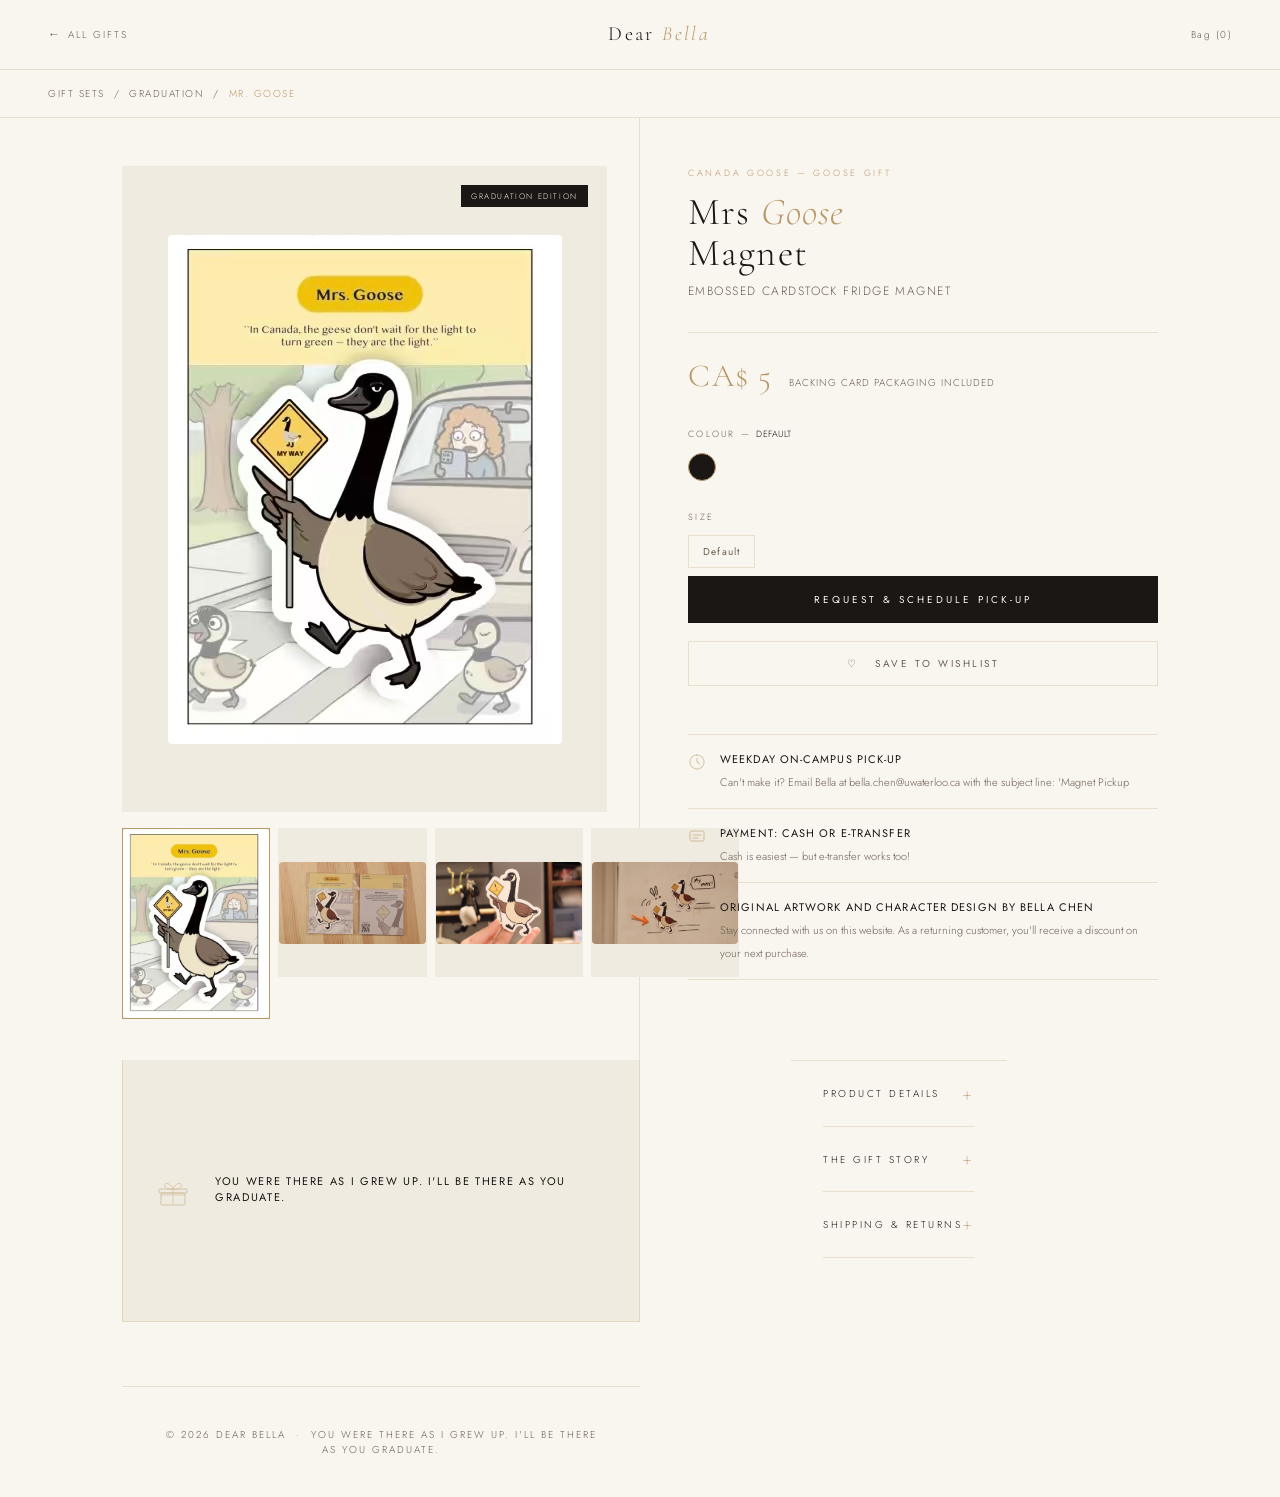
<file: dear_bella_product_detail.html>
<!DOCTYPE html>
<html lang="en">
<head>
<meta charset="utf-8">
<meta name="viewport" content="width=device-width,initial-scale=1">
<title>Mr. Goose — Dear Bella</title>
<link href="https://fonts.googleapis.com/css2?family=Cormorant+Garamond:ital,wght@0,300;0,400;1,300;1,400&family=Jost:wght@200;300;400&display=swap" rel="stylesheet">
<style>
  *, *::before, *::after { box-sizing: border-box; margin: 0; padding: 0; }
  :root {
    --gold: #B89A6A;
    --cream: #F9F5EF;
    --dark: #1A1714;
    --mid: #6B5F52;
    --border: rgba(184,154,106,0.25);
    --bg2: #F0EBE1;
  }
  body { background: var(--cream); color: var(--dark); font-family: 'Jost', sans-serif; font-weight: 300; }

  /* Nav */
  .nav { display: flex; justify-content: space-between; align-items: center; padding: 1.4rem 3rem; border-bottom: 0.5px solid var(--border); background: rgba(249,245,239,0.95); backdrop-filter: blur(8px); }
  .nav-logo { font-family: 'Cormorant Garamond', serif; font-size: 20px; font-weight: 300; letter-spacing: 0.12em; }
  .nav-logo em { font-style: italic; color: var(--gold); }
  .nav-back { font-size: 10px; letter-spacing: 0.2em; text-transform: uppercase; color: var(--mid); text-decoration: none; display: flex; align-items: center; gap: 6px; cursor: pointer; }
  .nav-back:hover { color: var(--gold); }
  .nav-back::before { content: '←'; font-size: 12px; }
  .nav-bag { font-size: 10px; letter-spacing: 0.15em; color: var(--mid); cursor: pointer; }
  .nav-bag:hover { color: var(--gold); }

  /* Breadcrumb */
  .breadcrumb { padding: 1rem 3rem; font-size: 10px; letter-spacing: 0.15em; text-transform: uppercase; color: var(--mid); border-bottom: 0.5px solid var(--border); }
  .breadcrumb span { color: var(--gold); }

  /* Main layout */
  .product-layout { display: grid; grid-template-columns: 1fr 1fr; max-width: 1100px; margin: 0 auto; padding: 0 2rem; gap: 0; }

  /* Left: image gallery */
  .gallery { padding: 3rem 2rem 3rem 0; border-right: 0.5px solid var(--border); }
  .gallery-main { background: var(--bg2); aspect-ratio: 3/4; display: flex; align-items: center; justify-content: center; margin-bottom: 1rem; position: relative; overflow: hidden; }
  .gallery-main-inner { transition: transform 0.5s cubic-bezier(0.25,0.46,0.45,0.94); }
  .gallery-main:hover .gallery-main-inner { transform: scale(1.04); }
  .gallery-tag { position: absolute; top: 1.2rem; right: 1.2rem; font-size: 8px; letter-spacing: 0.2em; text-transform: uppercase; background: var(--dark); color: var(--cream); padding: 5px 10px; }
  .gallery-thumbs { display: grid; grid-template-columns: repeat(4, 1fr); gap: 8px; }
  .thumb { background: var(--bg2); aspect-ratio: 1; display: flex; align-items: center; justify-content: center; cursor: pointer; border: 0.5px solid transparent; transition: border-color 0.2s; }
  .thumb:hover, .thumb.active { border-color: var(--gold); }
  .thumb svg { opacity: 0.25; width: 40px; height: 40px; }

  /* Right: product info */
  .product-info { padding: 3rem 0 3rem 3rem; }
  .info-eyebrow { font-size: 9px; letter-spacing: 0.3em; text-transform: uppercase; color: var(--gold); margin-bottom: 0.8rem; }
  .info-title { font-family: 'Cormorant Garamond', serif; font-size: 38px; font-weight: 300; line-height: 1.1; letter-spacing: 0.03em; margin-bottom: 0.4rem; }
  .info-title em { font-style: italic; color: var(--gold); }
  .info-subtitle { font-size: 12px; letter-spacing: 0.12em; text-transform: uppercase; color: var(--mid); margin-bottom: 2rem; }

  .divider { height: 0.5px; background: var(--border); margin: 1.5rem 0; }

  .price-row { display: flex; align-items: baseline; gap: 1rem; margin-bottom: 2rem; }
  .price-main { font-family: 'Cormorant Garamond', serif; font-size: 32px; color: var(--gold); letter-spacing: 0.05em; }
  .price-note { font-size: 10px; letter-spacing: 0.1em; color: var(--mid); text-transform: uppercase; }

  /* Colour selector */
  .option-label { font-size: 9px; letter-spacing: 0.25em; text-transform: uppercase; color: var(--mid); margin-bottom: 0.8rem; }
  .color-row { display: flex; gap: 10px; margin-bottom: 1.8rem; }
  .color-swatch { width: 28px; height: 28px; border-radius: 50%; cursor: pointer; border: 1.5px solid transparent; transition: border-color 0.2s; position: relative; }
  .color-swatch.active { border-color: var(--gold); }
  .color-swatch::after { content: ''; position: absolute; inset: 3px; border-radius: 50%; background: inherit; }
  .c1 { background: #1A1714; }
  .c2 { background: #3B3028; }
  .c3 { background: #6B5F52; }
  .c4 { background: #C4A882; }

  /* Size selector */
  .size-row { display: flex; gap: 8px; margin-bottom: 2rem; flex-wrap: wrap; }
  .size-btn { font-size: 10px; letter-spacing: 0.12em; padding: 8px 14px; border: 0.5px solid var(--border); cursor: pointer; color: var(--mid); background: none; transition: all 0.2s; font-family: 'Jost', sans-serif; }
  .size-btn:hover { border-color: var(--gold); color: var(--dark); }
  .size-btn.active { background: var(--dark); color: var(--cream); border-color: var(--dark); }

  /* Engraving */
  .engrave-wrap { margin-bottom: 2rem; }
  .engrave-input { width: 100%; border: 0.5px solid var(--border); background: none; padding: 12px 14px; font-family: 'Jost', sans-serif; font-size: 12px; letter-spacing: 0.05em; color: var(--dark); outline: none; transition: border-color 0.2s; }
  .engrave-input::placeholder { color: var(--mid); letter-spacing: 0.08em; }
  .engrave-input:focus { border-color: var(--gold); }
  .engrave-hint { font-size: 9px; letter-spacing: 0.12em; color: var(--mid); margin-top: 6px; }

  /* CTA */
  .btn-add { width: 100%; padding: 16px; background: var(--dark); color: var(--cream); font-family: 'Jost', sans-serif; font-size: 10px; letter-spacing: 0.3em; text-transform: uppercase; border: none; cursor: pointer; transition: background 0.25s; margin-bottom: 10px; }
  .btn-add:hover { background: #2e2720; }
  .btn-wishlist { width: 100%; padding: 14px; background: none; color: var(--mid); font-family: 'Jost', sans-serif; font-size: 10px; letter-spacing: 0.25em; text-transform: uppercase; border: 0.5px solid var(--border); cursor: pointer; transition: all 0.2s; }
  .btn-wishlist:hover { border-color: var(--gold); color: var(--gold); }

  /* Features */
  .features { margin-top: 2.5rem; }
  .feature-row { display: flex; align-items: flex-start; gap: 14px; padding: 1rem 0; border-bottom: 0.5px solid var(--border); }
  .feature-row:first-child { border-top: 0.5px solid var(--border); }
  .feature-icon { width: 18px; height: 18px; flex-shrink: 0; margin-top: 2px; opacity: 0.6; }
  .feature-text strong { display: block; font-size: 11px; letter-spacing: 0.1em; text-transform: uppercase; color: var(--dark); font-weight: 400; margin-bottom: 2px; }
  .feature-text span { font-size: 11px; color: var(--mid); line-height: 1.6; }

  /* Accordion / description */
  .accord { border-top: 0.5px solid var(--border); max-width: 1100px; margin: 0 auto; padding: 0 2rem 4rem; }
  .accord-item { border-bottom: 0.5px solid var(--border); }
  .accord-head { display: flex; justify-content: space-between; align-items: center; padding: 1.2rem 0; cursor: pointer; font-size: 10px; letter-spacing: 0.25em; text-transform: uppercase; color: var(--dark); }
  .accord-head:hover { color: var(--gold); }
  .accord-head .toggle { font-size: 18px; color: var(--gold); font-weight: 200; transition: transform 0.3s; }
  .accord-body { font-size: 12px; line-height: 1.9; color: var(--mid); padding-bottom: 1.4rem; letter-spacing: 0.03em; display: none; }
  .accord-body.open { display: block; }
  .accord-body ul { padding-left: 1.2rem; }
  .accord-body li { margin-bottom: 4px; }

  /* Gift message banner */
  .gift-banner { background: var(--bg2); border: 0.5px solid var(--border); padding: 1.5rem 2rem; margin: 0 2rem 0; max-width: calc(1100px - 4rem); margin-left: auto; margin-right: auto; display: flex; align-items: center; gap: 1.5rem; margin-bottom: 0; }
  .gift-banner-text strong { display: block; font-size: 11px; letter-spacing: 0.15em; text-transform: uppercase; color: var(--dark); font-weight: 400; margin-bottom: 4px; }
  .gift-banner-text span { font-size: 11px; color: var(--mid); line-height: 1.6; }
  .gift-icon { flex-shrink: 0; opacity: 0.5; }

  .site-footer { text-align: center; padding: 2.5rem; border-top: 0.5px solid var(--border); margin-top: 4rem; font-size: 10px; letter-spacing: 0.2em; text-transform: uppercase; color: var(--mid); }

  @keyframes fadeUp { from { opacity: 0; transform: translateY(16px); } to { opacity: 1; transform: translateY(0); } }
  .product-layout { animation: fadeUp 0.7s 0.1s ease both; }
</style>
</head>
<body>

<nav class="nav">
  <a class="nav-back" href="index.html">All Gifts</a>
  <div class="nav-logo">Dear <em>Bella</em></div>
  <span class="nav-bag">Bag (0)</span>
</nav>

<div class="breadcrumb">
  Gift Sets &nbsp;/&nbsp; Graduation &nbsp;/&nbsp; <span>Mr. Goose</span>
</div>

<div class="product-layout">

  <!-- Gallery -->
  <div class="gallery">
    <div class="gallery-main">
      <span class="gallery-tag">Graduation Edition</span>
      <div class="gallery-main-inner">
        <img id="mainImage" src="16.jpg" alt="Product main image" style="max-width:100%;height:auto;display:block;border-radius:4px;cursor:zoom-in;" />
      </div>
    </div>
    <div class="gallery-thumbs">
      <div class="thumb active">
        <img src="16.jpg" alt="Thumb main" style="width:100%;height:auto;display:block;border-radius:4px;" />
      </div>
      <div class="thumb">
        <img src="IMG_5937.JPG" alt="Thumb 1" style="width:100%;height:auto;display:block;border-radius:4px;" />
      </div>
      <div class="thumb">
        <img src="IMG_7026.JPG" alt="Thumb 2" style="width:100%;height:auto;display:block;border-radius:4px;" />
      </div>
      <div class="thumb">
        <img src="IMG_7046.JPG" alt="Thumb 3" style="width:100%;height:auto;display:block;border-radius:4px;" />
      </div>
    </div>
  </div>

  <!-- Info -->
  <div class="product-info">
    <p class="info-eyebrow">Canada Goose — Goose Gift</p>
    <h1 class="info-title">Mrs <em>Goose</em><br>Magnet</h1>
    <p class="info-subtitle">Embossed cardstock fridge magnet</p>

    <div class="divider"></div>

    <div class="price-row">
      <span class="price-main">CA$ 5</span>
      <span class="price-note">Backing card packaging included</span>
    </div>

    <p class="option-label">Colour — <span style="color:var(--dark); letter-spacing:0.05em;">Default</span></p>
    <div class="color-row">
      <div class="color-swatch c1 active" title="Default"></div>
    </div>

    <p class="option-label">Size</p>
    <div class="size-row">
      <button class="size-btn">Default</button>
    

    <button class="btn-add" onclick="window.open('https://docs.google.com/forms/d/e/1FAIpQLSdMIrsx4wgwVT2PI8os7EDyotHacffZMh-LU_4iGTnupgCtNg/viewform?usp=header','_blank')">Request & Schedule Pick-Up</button>
    <button class="btn-wishlist">♡ &nbsp; Save to Wishlist</button>

    <div class="features">
      <div class="feature-row">
        <svg class="feature-icon" viewBox="0 0 18 18" fill="none"><path d="M9 2C5 2 2 5 2 9s3 7 7 7 7-3 7-7-3-7-7-7zm0 3v4l3 2" stroke="#B89A6A" stroke-width="1" stroke-linecap="round"/></svg>
        <div class="feature-text">
          <strong>Weekday On-Campus Pick-Up</strong>
          <span>Can't make it? Email Bella at bella.chen@uwaterloo.ca with the subject line: 'Magnet Pickup</span>
        </div>
      </div>
      <div class="feature-row">
        <svg class="feature-icon" viewBox="0 0 18 18" fill="none"><rect x="2" y="4" width="14" height="10" rx="1.5" stroke="#B89A6A" stroke-width="1"/><path d="M5 8h8M5 11h5" stroke="#B89A6A" stroke-width="1" stroke-linecap="round"/></svg>
        <div class="feature-text">
          <strong>Payment: Cash or E-Transfer</strong>
          <span>Cash is easiest — but e-transfer works too!</span>
        </div>
      </div>
      <div class="feature-row">
        <svg class="feature-icon" viewBox="0 0 18 18" fill="none"><path d="M9 2l1.8 3.6L15 6.6l-3 2.9.7 4.1L9 11.5l-3.7 2.1.7-4.1-3-2.9 4.2-.9z" stroke="#B89A6A" stroke-width="1" stroke-linejoin="round"/></svg>
        <div class="feature-text">
          <strong>Original artwork and character design by Bella Chen</strong>
          <span>Stay connected with us on this website. As a returning customer, you'll receive a discount on your next purchase.</span>
        </div>
      </div>
    </div>
  </div>

</div>

<!-- Gift banner -->
<div class="gift-banner" style="margin-top:0; border-top: none;">
  <svg class="gift-icon" width="36" height="36" viewBox="0 0 36 36" fill="none">
    <rect x="4" y="16" width="28" height="4" rx="1" stroke="#B89A6A" stroke-width="1"/>
    <rect x="6" y="20" width="24" height="12" rx="1" stroke="#B89A6A" stroke-width="1"/>
    <path d="M18 16 C16 10 8 8 10 14 C11 17 16 16 18 16Z" stroke="#B89A6A" stroke-width="0.8" fill="none"/>
    <path d="M18 16 C20 10 28 8 26 14 C25 17 20 16 18 16Z" stroke="#B89A6A" stroke-width="0.8" fill="none"/>
    <line x1="18" y1="16" x2="18" y2="32" stroke="#B89A6A" stroke-width="0.7"/>
    <line x1="6" y1="22" x2="30" y2="22" stroke="#B89A6A" stroke-width="0.7"/>
  </svg>
  <div class="gift-banner-text">
    <strong>You were there as I grew up. I'll be there as you graduate.</strong>
    </div>
</div>

<!-- Accordion -->
<div class="accord">
  <div class="accord-item">
    <div class="accord-head" onclick="toggle(this)">Product Details <span class="toggle">+</span></div>
    <div class="accord-body">
      <ul>
        <li>Size: 7.5 x10cm</li>
        <li>Front: Textured specialty paper/li>
        <li>surface with embossed finish</li>
        <li>Back: Strong magnetic backing</li>
      </ul>
    </div>
  </div>
  <div class="accord-item">
    <div class="accord-head" onclick="toggle(this)">The Gift Story <span class="toggle">+</span></div>
    <div class="accord-body">
      In Canada, the geese don't wait for the light to turn green — they are the light. Every day, with unshakeable confidence and zero apologies, the Canada Goose leads the way across the street, goslings in tow, while cars, cyclists, and entire schedules come to a respectful halt. The sign says 1 mph. The goose does not care. This is their country, and we are simply living in it.
    </div>
  </div>
  <div class="accord-item">
    <div class="accord-head" onclick="toggle(this)">Shipping & Returns <span class="toggle">+</span></div>
    <div class="accord-body">
      <ul>
        <li>You can pick up in UW main campus during workdays!</li>
        <li>No returns or exchanges</li>
      </ul>
    </div>
  </div>
</div>

<footer class="site-footer">
  © 2026 Dear Bella &nbsp;·&nbsp; You were there as I grew up. I'll be there as you graduate.
</footer>

<script>
  function toggle(head) {
    const body = head.nextElementSibling;
    const toggle = head.querySelector('.toggle');
    const open = body.classList.contains('open');
    document.querySelectorAll('.accord-body').forEach(b => b.classList.remove('open'));
    document.querySelectorAll('.toggle').forEach(t => { t.textContent = '+'; t.style.transform = ''; });
    if (!open) {
      body.classList.add('open');
      toggle.textContent = '−';
    }
  }

  document.querySelectorAll('.color-swatch').forEach(s => {
    s.addEventListener('click', function() {
      document.querySelectorAll('.color-swatch').forEach(x => x.classList.remove('active'));
      this.classList.add('active');
    });
  });

  document.querySelectorAll('.size-btn').forEach(b => {
    b.addEventListener('click', function() {
      document.querySelectorAll('.size-btn').forEach(x => x.classList.remove('active'));
      this.classList.add('active');
    });
  });

  document.querySelectorAll('.thumb').forEach(t => {
    t.addEventListener('click', function() {
      // set active thumbnail
      document.querySelectorAll('.thumb').forEach(x => x.classList.remove('active'));
      this.classList.add('active');
      // update main image src
      const img = this.querySelector('img');
      const main = document.getElementById('mainImage');
      if (img && main) {
        main.src = img.src;
      }
      // if zoom overlay open, close it when switching images
      const existing = document.getElementById('imgZoomOverlay');
      if (existing) existing.remove();
    });
  });

  // Click main image to toggle full-screen zoom overlay
  (function(){
    const main = document.getElementById('mainImage');
    if (!main) return;
    function openOverlay() {
      // avoid duplicate
      if (document.getElementById('imgZoomOverlay')) return;
      const overlay = document.createElement('div');
      overlay.id = 'imgZoomOverlay';
      overlay.style.position = 'fixed';
      overlay.style.inset = '0';
      overlay.style.display = 'flex';
      overlay.style.alignItems = 'center';
      overlay.style.justifyContent = 'center';
      overlay.style.background = 'rgba(0,0,0,0.65)';
      overlay.style.zIndex = '9999';
      overlay.style.cursor = 'zoom-out';

      const img = document.createElement('img');
      img.src = main.src;
      img.alt = main.alt || '';
      img.style.maxWidth = '92%';
      img.style.maxHeight = '92%';
      img.style.boxShadow = '0 10px 40px rgba(0,0,0,0.6)';
      img.style.borderRadius = '6px';

      overlay.appendChild(img);
      overlay.addEventListener('click', () => overlay.remove());
      document.body.appendChild(overlay);
    }

    main.addEventListener('click', function() {
      const existing = document.getElementById('imgZoomOverlay');
      if (existing) existing.remove(); else openOverlay();
    });
  })();
</script>

</body>
</html>
</file>
